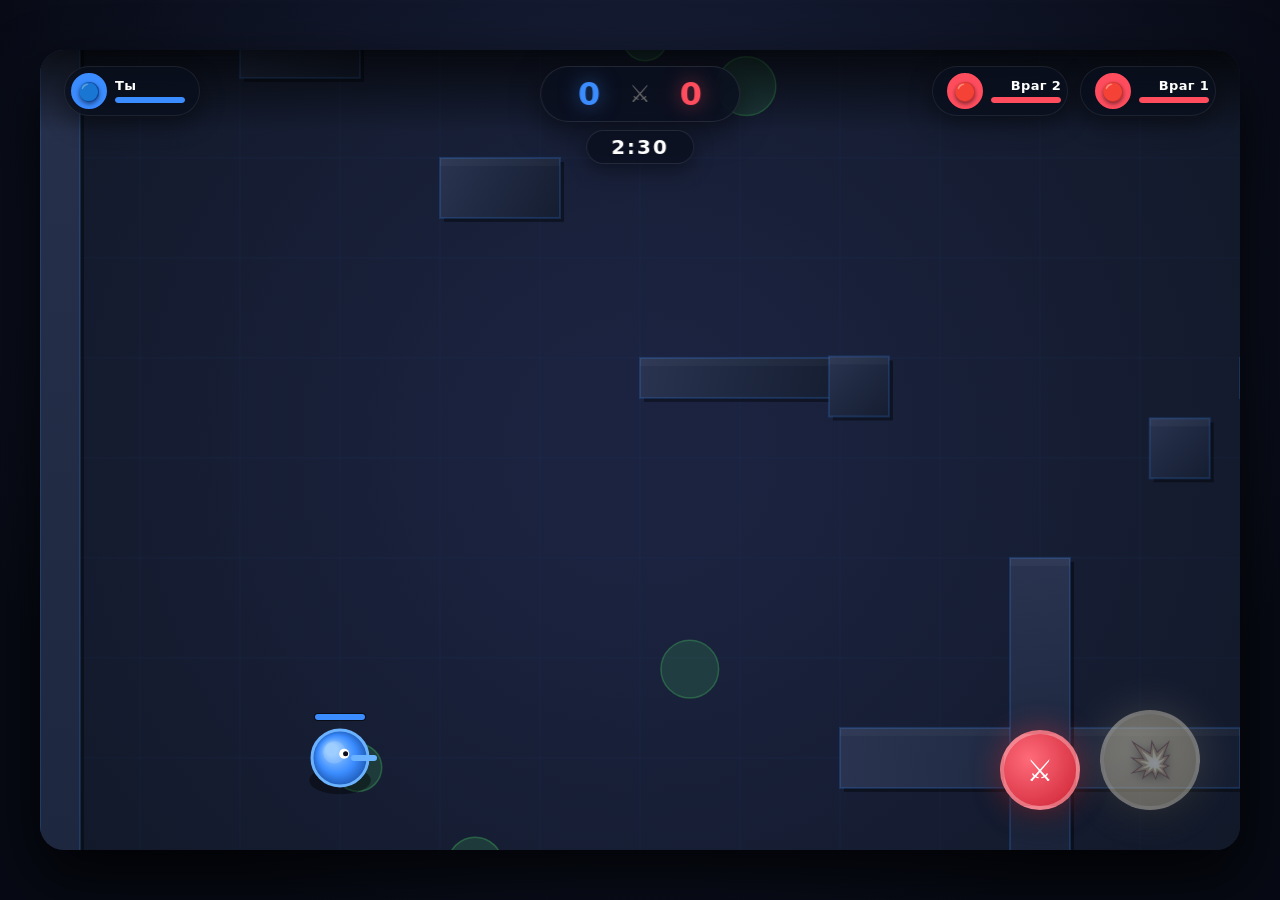
<file: таха.html>
<!DOCTYPE html>
<html lang="ru">
<head>
  <meta charset="UTF-8">
  <meta name="viewport" content="width=device-width, initial-scale=1.0, maximum-scale=1.0, user-scalable=no">
  <title>Brawl Stars клон — супер-красивый</title>
  <style>
    /* ========== ГЛОБАЛЬНЫЕ СБРОСЫ И ПЕРЕМЕННЫЕ ========== */
    * {
      margin: 0;
      padding: 0;
      box-sizing: border-box;
      user-select: none;
      -webkit-tap-highlight-color: transparent;
    }

    :root {
      --bg-dark: #0b0e1a;
      --bg-mid: #141a2b;
      --accent-gold: #f5c542;
      --accent-blue: #3b8cff;
      --accent-red: #ff4d5e;
      --accent-green: #4cd964;
      --glow-blue: 0 0 20px #3b8cff88;
      --glow-gold: 0 0 20px #f5c54288;
      --glow-red: 0 0 20px #ff4d5e88;
      --radius-lg: 24px;
      --radius-md: 16px;
      --radius-sm: 12px;
      --font-main: 'Segoe UI', 'Poppins', system-ui, sans-serif;
    }

    html, body {
      width: 100%;
      height: 100%;
      overflow: hidden;
      background: var(--bg-dark);
      font-family: var(--font-main);
      touch-action: none;
    }

    /* ========== КОНТЕЙНЕР ИГРЫ ========== */
    #game-wrapper {
      position: relative;
      width: 100vw;
      height: 100vh;
      display: flex;
      justify-content: center;
      align-items: center;
      background: radial-gradient(circle at 50% 30%, #1b2340, #070a14 80%);
      overflow: hidden;
    }

    #game-container {
      position: relative;
      width: 100%;
      height: 100%;
      max-width: 1200px;
      max-height: 800px;
      border-radius: var(--radius-lg);
      overflow: hidden;
      box-shadow: 0 25px 60px rgba(0, 0, 0, 0.8), inset 0 0 100px rgba(59, 140, 255, 0.1);
      background: #0f1424;
      display: flex;
      flex-direction: column;
    }

    /* ========== ВЕРХНЯЯ ПАНЕЛЬ (HUD) ========== */
    #hud-top {
      position: absolute;
      top: 0;
      left: 0;
      width: 100%;
      padding: 16px 24px;
      display: flex;
      justify-content: space-between;
      align-items: flex-start;
      z-index: 50;
      pointer-events: none;
      background: linear-gradient(to bottom, rgba(0,0,0,0.7), transparent);
    }

    .hud-team {
      display: flex;
      gap: 12px;
      align-items: center;
    }

    .hud-team.right {
      flex-direction: row-reverse;
    }

    .player-card {
      display: flex;
      align-items: center;
      gap: 8px;
      background: rgba(10, 15, 30, 0.75);
      backdrop-filter: blur(12px);
      border: 1px solid rgba(255, 255, 255, 0.08);
      border-radius: 40px;
      padding: 6px 14px 6px 6px;
      box-shadow: 0 8px 24px rgba(0,0,0,0.4);
      transition: all 0.25s ease;
    }

    .player-card.right {
      padding: 6px 6px 6px 14px;
      flex-direction: row-reverse;
    }

    .player-avatar {
      width: 36px;
      height: 36px;
      border-radius: 50%;
      display: flex;
      align-items: center;
      justify-content: center;
      font-size: 18px;
      font-weight: 700;
      color: #fff;
      flex-shrink: 0;
      border: 2px solid;
      text-shadow: 0 2px 4px rgba(0,0,0,0.5);
    }

    .player-info {
      display: flex;
      flex-direction: column;
      line-height: 1.1;
    }

    .player-name {
      color: #fff;
      font-size: 13px;
      font-weight: 600;
      letter-spacing: 0.3px;
    }

    .player-hp-bar {
      width: 70px;
      height: 6px;
      background: rgba(255, 255, 255, 0.15);
      border-radius: 3px;
      margin-top: 3px;
      overflow: hidden;
    }

    .player-hp-fill {
      height: 100%;
      border-radius: 3px;
      transition: width 0.3s ease;
      box-shadow: 0 0 8px currentColor;
    }

    /* ========== ТАЙМЕР И СЧЁТ ========== */
    #center-hud {
      position: absolute;
      top: 16px;
      left: 50%;
      transform: translateX(-50%);
      display: flex;
      flex-direction: column;
      align-items: center;
      z-index: 55;
      pointer-events: none;
    }

    #score-display {
      display: flex;
      align-items: center;
      gap: 20px;
      background: rgba(10, 15, 30, 0.8);
      backdrop-filter: blur(16px);
      border: 1px solid rgba(255, 255, 255, 0.1);
      border-radius: 50px;
      padding: 8px 28px;
      box-shadow: 0 10px 30px rgba(0,0,0,0.5);
    }

    .score-number {
      font-size: 32px;
      font-weight: 800;
      color: #fff;
      text-shadow: 0 0 20px currentColor;
      min-width: 40px;
      text-align: center;
    }

    .score-number.blue {
      color: #3b8cff;
      text-shadow: 0 0 20px #3b8cff88;
    }

    .score-number.red {
      color: #ff4d5e;
      text-shadow: 0 0 20px #ff4d5e88;
    }

    #timer-display {
      margin-top: 8px;
      font-size: 20px;
      font-weight: 700;
      color: #fff;
      background: rgba(10, 15, 30, 0.8);
      backdrop-filter: blur(12px);
      border: 1px solid rgba(255, 255, 255, 0.1);
      border-radius: 30px;
      padding: 4px 24px;
      box-shadow: 0 6px 20px rgba(0,0,0,0.4);
      letter-spacing: 2px;
    }

    #timer-display.warning {
      color: #ff4d5e;
      animation: pulse-timer 0.8s infinite;
    }

    @keyframes pulse-timer {
      0%, 100% { transform: scale(1); opacity: 1; }
      50% { transform: scale(1.08); opacity: 0.8; }
    }

    /* ========== ИГРОВОЕ ПОЛЕ ========== */
    #game-canvas {
      position: absolute;
      top: 0;
      left: 0;
      width: 100%;
      height: 100%;
      display: block;
      z-index: 1;
    }

    /* ========== ДЖОЙСТИК ========== */
    #joystick-zone {
      position: absolute;
      bottom: 0;
      left: 0;
      width: 50%;
      height: 45%;
      z-index: 100;
      display: flex;
      align-items: center;
      justify-content: center;
      pointer-events: auto;
    }

    #joystick-base {
      position: absolute;
      width: 140px;
      height: 140px;
      border-radius: 50%;
      background: rgba(255, 255, 255, 0.06);
      border: 2px solid rgba(255, 255, 255, 0.15);
      backdrop-filter: blur(6px);
      box-shadow: 0 0 30px rgba(59, 140, 255, 0.2), inset 0 0 30px rgba(59, 140, 255, 0.05);
      transition: opacity 0.2s ease;
      opacity: 0;
      pointer-events: none;
    }

    #joystick-knob {
      position: absolute;
      width: 60px;
      height: 60px;
      border-radius: 50%;
      background: radial-gradient(circle at 35% 35%, #6bb3ff, #3b8cff);
      border: 3px solid rgba(255, 255, 255, 0.4);
      box-shadow: 0 0 30px #3b8cffaa, 0 8px 20px rgba(0,0,0,0.5);
      transition: transform 0.05s linear;
      pointer-events: none;
      opacity: 0;
    }

    /* ========== КНОПКА СУПЕРСПОСОБНОСТИ ========== */
    #super-button {
      position: absolute;
      bottom: 40px;
      right: 40px;
      width: 100px;
      height: 100px;
      border-radius: 50%;
      z-index: 110;
      pointer-events: auto;
      cursor: pointer;
      display: flex;
      align-items: center;
      justify-content: center;
      font-size: 36px;
      color: #fff;
      background: radial-gradient(circle at 35% 35%, #f5c542, #d4a017);
      border: 4px solid rgba(255, 255, 255, 0.3);
      box-shadow: 0 0 40px #f5c54266, 0 10px 30px rgba(0,0,0,0.6);
      transition: all 0.2s ease;
      user-select: none;
      text-shadow: 0 2px 8px rgba(0,0,0,0.4);
    }

    #super-button:active {
      transform: scale(0.9);
      box-shadow: 0 0 60px #f5c542cc, 0 5px 15px rgba(0,0,0,0.6);
    }

    #super-button.ready {
      animation: super-pulse 1s infinite;
    }

    @keyframes super-pulse {
      0%, 100% { box-shadow: 0 0 40px #f5c54266, 0 10px 30px rgba(0,0,0,0.6); }
      50% { box-shadow: 0 0 70px #f5c542cc, 0 10px 30px rgba(0,0,0,0.6); }
    }

    #super-button.disabled {
      filter: grayscale(0.8);
      opacity: 0.5;
      pointer-events: none;
    }

    /* ========== КНОПКА АТАКИ ========== */
    #attack-button {
      position: absolute;
      bottom: 40px;
      right: 160px;
      width: 80px;
      height: 80px;
      border-radius: 50%;
      z-index: 110;
      pointer-events: auto;
      cursor: pointer;
      display: flex;
      align-items: center;
      justify-content: center;
      font-size: 30px;
      color: #fff;
      background: radial-gradient(circle at 35% 35%, #ff6b7a, #cc2233);
      border: 4px solid rgba(255, 255, 255, 0.3);
      box-shadow: 0 0 30px #ff4d5e66, 0 8px 25px rgba(0,0,0,0.5);
      transition: all 0.15s ease;
      user-select: none;
    }

    #attack-button:active {
      transform: scale(0.88);
      box-shadow: 0 0 50px #ff4d5ecc, 0 4px 12px rgba(0,0,0,0.5);
    }

    /* ========== ЭКРАН КОНЦА ИГРЫ ========== */
    #game-over-overlay {
      position: absolute;
      top: 0;
      left: 0;
      width: 100%;
      height: 100%;
      background: rgba(5, 8, 18, 0.92);
      backdrop-filter: blur(16px);
      z-index: 1000;
      display: flex;
      flex-direction: column;
      align-items: center;
      justify-content: center;
      opacity: 0;
      pointer-events: none;
      transition: opacity 0.5s ease;
    }

    #game-over-overlay.visible {
      opacity: 1;
      pointer-events: auto;
    }

    #game-over-title {
      font-size: 64px;
      font-weight: 900;
      color: #f5c542;
      text-shadow: 0 0 60px #f5c54288, 0 0 120px #f5c54244;
      margin-bottom: 12px;
      letter-spacing: 4px;
      animation: title-in 0.8s ease;
    }

    @keyframes title-in {
      from { transform: scale(2); opacity: 0; }
      to { transform: scale(1); opacity: 1; }
    }

    #game-over-subtitle {
      font-size: 22px;
      color: #aab4d4;
      margin-bottom: 40px;
      letter-spacing: 2px;
    }

    #restart-button {
      padding: 18px 56px;
      font-size: 22px;
      font-weight: 700;
      color: #0b0e1a;
      background: linear-gradient(135deg, #f5c542, #f5a623);
      border: none;
      border-radius: 50px;
      cursor: pointer;
      box-shadow: 0 0 40px #f5c54266, 0 10px 30px rgba(0,0,0,0.5);
      transition: all 0.25s ease;
      letter-spacing: 2px;
      text-transform: uppercase;
    }

    #restart-button:hover {
      transform: scale(1.05);
      box-shadow: 0 0 60px #f5c542cc, 0 12px 35px rgba(0,0,0,0.6);
    }

    #restart-button:active {
      transform: scale(0.97);
    }

    /* ========== УВЕДОМЛЕНИЯ О УБИЙСТВАХ ========== */
    #kill-feed {
      position: absolute;
      top: 100px;
      right: 24px;
      z-index: 60;
      display: flex;
      flex-direction: column;
      gap: 8px;
      pointer-events: none;
    }

    .kill-feed-item {
      background: rgba(10, 15, 30, 0.8);
      backdrop-filter: blur(12px);
      border: 1px solid rgba(255, 255, 255, 0.08);
      border-radius: var(--radius-sm);
      padding: 8px 16px;
      color: #fff;
      font-size: 14px;
      font-weight: 600;
      box-shadow: 0 8px 24px rgba(0,0,0,0.5);
      animation: feed-slide-in 0.4s ease, feed-fade-out 0.4s ease 2.6s forwards;
      display: flex;
      align-items: center;
      gap: 8px;
    }

    .kill-feed-item .killer { color: #3b8cff; }
    .kill-feed-item .victim { color: #ff4d5e; }
    .kill-feed-item .icon { font-size: 18px; }

    @keyframes feed-slide-in {
      from { transform: translateX(120%); opacity: 0; }
      to { transform: translateX(0); opacity: 1; }
    }

    @keyframes feed-fade-out {
      to { opacity: 0; transform: translateX(120%); }
    }

    /* ========== ЭФФЕКТЫ ПОЯВЛЕНИЯ ========== */
    .damage-flash {
      position: absolute;
      top: 0;
      left: 0;
      width: 100%;
      height: 100%;
      background: radial-gradient(circle at 50% 50%, transparent 40%, rgba(255, 50, 50, 0.3) 100%);
      pointer-events: none;
      z-index: 200;
      animation: damage-flash-anim 0.3s ease forwards;
    }

    @keyframes damage-flash-anim {
      from { opacity: 1; }
      to { opacity: 0; }
    }

    /* ========== ИНДИКАТОР ПЕРЕЗАРЯДКИ ========== */
    .cooldown-overlay {
      position: absolute;
      bottom: 40px;
      right: 160px;
      width: 80px;
      height: 80px;
      border-radius: 50%;
      background: conic-gradient(rgba(0,0,0,0.7) var(--cooldown, 0%), transparent var(--cooldown, 0%));
      pointer-events: none;
      z-index: 111;
      transition: --cooldown 0.1s linear;
    }

    /* ========== АДАПТИВНОСТЬ ========== */
    @media (max-width: 768px) {
      #hud-top { padding: 10px 14px; }
      .player-card { padding: 4px 10px 4px 4px; border-radius: 30px; }
      .player-card.right { padding: 4px 4px 4px 10px; }
      .player-avatar { width: 30px; height: 30px; font-size: 14px; }
      .player-name { font-size: 11px; }
      .player-hp-bar { width: 55px; height: 5px; }
      #score-display { padding: 6px 18px; gap: 14px; }
      .score-number { font-size: 24px; min-width: 30px; }
      #timer-display { font-size: 16px; padding: 3px 18px; }
      #super-button { width: 80px; height: 80px; font-size: 28px; bottom: 30px; right: 30px; }
      #attack-button { width: 65px; height: 65px; font-size: 24px; bottom: 30px; right: 125px; }
      .cooldown-overlay { width: 65px; height: 65px; bottom: 30px; right: 125px; }
      #joystick-base { width: 110px; height: 110px; }
      #joystick-knob { width: 48px; height: 48px; }
      #game-over-title { font-size: 40px; }
      #game-over-subtitle { font-size: 16px; }
      #restart-button { padding: 14px 40px; font-size: 18px; }
    }

    @media (max-width: 480px) {
      #super-button { width: 68px; height: 68px; font-size: 24px; bottom: 25px; right: 25px; }
      #attack-button { width: 55px; height: 55px; font-size: 20px; bottom: 25px; right: 105px; }
      .cooldown-overlay { width: 55px; height: 55px; bottom: 25px; right: 105px; }
      #joystick-base { width: 95px; height: 95px; }
      #joystick-knob { width: 42px; height: 42px; }
      .player-name { font-size: 10px; }
      .player-hp-bar { width: 45px; }
    }

    /* ========== СКРОЛЛБАР (скрыт) ========== */
    ::-webkit-scrollbar { display: none; }
  </style>
</head>
<body>
  <div id="game-wrapper">
    <div id="game-container">
      <canvas id="game-canvas"></canvas>

      <!-- HUD ВЕРХНИЙ -->
      <div id="hud-top">
        <div class="hud-team" id="team-blue">
          <div class="player-card">
            <div class="player-avatar" style="background:#3b8cff; border-color:#3b8cff;">🔵</div>
            <div class="player-info">
              <span class="player-name">Ты</span>
              <div class="player-hp-bar">
                <div class="player-hp-fill" style="width:100%; background:#3b8cff;"></div>
              </div>
            </div>
          </div>
        </div>
        <div class="hud-team right" id="team-red">
          <div class="player-card right">
            <div class="player-info" style="align-items:flex-end;">
              <span class="player-name">Враг 1</span>
              <div class="player-hp-bar">
                <div class="player-hp-fill" style="width:100%; background:#ff4d5e;"></div>
              </div>
            </div>
            <div class="player-avatar" style="background:#ff4d5e; border-color:#ff4d5e;">🔴</div>
          </div>
          <div class="player-card right">
            <div class="player-info" style="align-items:flex-end;">
              <span class="player-name">Враг 2</span>
              <div class="player-hp-bar">
                <div class="player-hp-fill" style="width:100%; background:#ff4d5e;"></div>
              </div>
            </div>
            <div class="player-avatar" style="background:#ff4d5e; border-color:#ff4d5e;">🔴</div>
          </div>
        </div>
      </div>

      <!-- ЦЕНТР HUD -->
      <div id="center-hud">
        <div id="score-display">
          <span class="score-number blue" id="score-blue">0</span>
          <span style="color:#666; font-size:24px;">⚔️</span>
          <span class="score-number red" id="score-red">0</span>
        </div>
        <div id="timer-display">2:30</div>
      </div>

      <!-- УВЕДОМЛЕНИЯ -->
      <div id="kill-feed"></div>

      <!-- ДЖОЙСТИК -->
      <div id="joystick-zone">
        <div id="joystick-base"></div>
        <div id="joystick-knob"></div>
      </div>

      <!-- КНОПКИ -->
      <div id="attack-button">⚔️</div>
      <div class="cooldown-overlay" id="attack-cooldown"></div>
      <div id="super-button" class="disabled">💥</div>

      <!-- ЭКРАН КОНЦА ИГРЫ -->
      <div id="game-over-overlay">
        <div id="game-over-title">ПОБЕДА</div>
        <div id="game-over-subtitle">Синяя команда доминирует</div>
        <button id="restart-button">Играть снова</button>
      </div>
    </div>
  </div>

  <script>
    // ============================================================
    // 1. КОНФИГУРАЦИЯ И КОНСТАНТЫ
    // ============================================================
    const CONFIG = {
      MAP_WIDTH: 2000,
      MAP_HEIGHT: 2000,
      TILE_SIZE: 100,
      PLAYER_RADIUS: 28,
      PLAYER_SPEED: 5.2,
      PROJECTILE_SPEED: 11,
      PROJECTILE_RADIUS: 10,
      PROJECTILE_DAMAGE: 22,
      PROJECTILE_LIFETIME: 55,
      ATTACK_COOLDOWN: 28,
      SUPER_COOLDOWN: 240,
      SUPER_DAMAGE: 60,
      SUPER_RADIUS: 160,
      MAX_HP: 120,
      ENEMY_COUNT: 2,
      ENEMY_SPEED: 3.6,
      ENEMY_ATTACK_COOLDOWN: 55,
      ENEMY_PROJECTILE_DAMAGE: 16,
      ENEMY_DETECTION_RANGE: 600,
      RESPAWN_TIME: 180,
      MATCH_DURATION: 150,
      KILL_SCORE: 1,
    };

    // ============================================================
    // 2. СОСТОЯНИЕ ИГРЫ
    // ============================================================
    const state = {
      running: true,
      paused: false,
      gameOver: false,
      winner: null,
      timer: CONFIG.MATCH_DURATION,
      scoreBlue: 0,
      scoreRed: 0,
      frame: 0,
      entities: [],
      projectiles: [],
      particles: [],
      damageNumbers: [],
      walls: [],
      obstacles: [],
      camera: { x: 0, y: 0, targetX: 0, targetY: 0 },
      input: {
        joystickActive: false,
        joystickAngle: 0,
        joystickIntensity: 0,
        attackPressed: false,
        superPressed: false,
        touchStart: { x: 0, y: 0 },
        keys: {},
      },
      player: null,
      enemies: [],
      effects: [],
    };

    // ============================================================
    // 3. УТИЛИТЫ
    // ============================================================
    const Utils = {
      dist(x1, y1, x2, y2) {
        const dx = x2 - x1, dy = y2 - y1;
        return Math.sqrt(dx * dx + dy * dy);
      },
      angle(x1, y1, x2, y2) {
        return Math.atan2(y2 - y1, x2 - x1);
      },
      clamp(v, min, max) {
        return Math.max(min, Math.min(max, v));
      },
      lerp(a, b, t) {
        return a + (b - a) * t;
      },
      rand(min, max) {
        return Math.random() * (max - min) + min;
      },
      randInt(min, max) {
        return Math.floor(Math.random() * (max - min + 1)) + min;
      },
      circleCollision(x1, y1, r1, x2, y2, r2) {
        return Utils.dist(x1, y1, x2, y2) < r1 + r2;
      },
      pointInRect(px, py, rx, ry, rw, rh) {
        return px > rx && px < rx + rw && py > ry && py < ry + rh;
      },
      circleRectCollision(cx, cy, cr, rx, ry, rw, rh) {
        const closestX = Utils.clamp(cx, rx, rx + rw);
        const closestY = Utils.clamp(cy, ry, ry + rh);
        return Utils.dist(cx, cy, closestX, closestY) < cr;
      },
      formatTime(seconds) {
        const m = Math.floor(seconds / 60);
        const s = Math.floor(seconds % 60);
        return `${m}:${s.toString().padStart(2, '0')}`;
      },
    };

    // ============================================================
    // 4. КЛАСС ИГРОКА
    // ============================================================
    class Player {
      constructor(x, y, team, isBot = false) {
        this.x = x;
        this.y = y;
        this.team = team;
        this.isBot = isBot;
        this.radius = CONFIG.PLAYER_RADIUS;
        this.hp = CONFIG.MAX_HP;
        this.maxHp = CONFIG.MAX_HP;
        this.speed = isBot ? CONFIG.ENEMY_SPEED : CONFIG.PLAYER_SPEED;
        this.alive = true;
        this.respawnTimer = 0;
        this.attackCooldown = 0;
        this.superCooldown = 0;
        this.superReady = false;
        this.kills = 0;
        this.deaths = 0;
        this.angle = 0;
        this.targetAngle = 0;
        this.moving = false;
        this.hitFlash = 0;
        this.spawnX = x;
        this.spawnY = y;
        this.name = isBot ? `Враг ${Math.random() > 0.5 ? '1' : '2'}` : 'Ты';
      }

      update(dt, input) {
        if (!this.alive) {
          this.respawnTimer -= dt;
          if (this.respawnTimer <= 0) {
            this.respawn();
          }
          return;
        }

        // Движение
        let moveX = 0, moveY = 0;

        if (!this.isBot) {
          // Управление игрока
          if (input.joystickActive) {
            moveX = Math.cos(input.joystickAngle) * input.joystickIntensity;
            moveY = Math.sin(input.joystickAngle) * input.joystickIntensity;
          }
          if (input.keys['w'] || input.keys['arrowup']) moveY -= 1;
          if (input.keys['s'] || input.keys['arrowdown']) moveY += 1;
          if (input.keys['a'] || input.keys['arrowleft']) moveX -= 1;
          if (input.keys['d'] || input.keys['arrowright']) moveX += 1;
        } else {
          // ИИ бота
          const target = this.findTarget();
          if (target) {
            const dist = Utils.dist(this.x, this.y, target.x, target.y);
            const angle = Utils.angle(this.x, this.y, target.x, target.y);
            this.targetAngle = angle;
            if (dist > 280) {
              moveX = Math.cos(angle);
              moveY = Math.sin(angle);
            } else if (dist < 180) {
              moveX = -Math.cos(angle) * 0.5;
              moveY = -Math.sin(angle) * 0.5;
            } else {
              // Стрейф
              moveX = Math.cos(angle + Math.PI / 2) * 0.6;
              moveY = Math.sin(angle + Math.PI / 2) * 0.6;
            }

            // Атака
            if (dist < CONFIG.ENEMY_DETECTION_RANGE && this.attackCooldown <= 0) {
              this.shoot(angle);
              this.attackCooldown = CONFIG.ENEMY_ATTACK_COOLDOWN;
            }
          }
        }

        // Нормализация
        const mag = Math.sqrt(moveX * moveX + moveY * moveY);
        if (mag > 0) {
          moveX /= mag;
          moveY /= mag;
          this.moving = true;
          if (!this.isBot) {
            this.targetAngle = Math.atan2(moveY, moveX);
          }
        } else {
          this.moving = false;
        }

        // Применение движения с коллизиями
        const newX = this.x + moveX * this.speed * dt;
        const newY = this.y + moveY * this.speed * dt;
        this.tryMove(newX, newY);

        // Плавный поворот
        if (!this.isBot && this.moving) {
          let diff = this.targetAngle - this.angle;
          while (diff > Math.PI) diff -= Math.PI * 2;
          while (diff < -Math.PI) diff += Math.PI * 2;
          this.angle += diff * 0.2 * dt;
        } else if (this.isBot) {
          let diff = this.targetAngle - this.angle;
          while (diff > Math.PI) diff -= Math.PI * 2;
          while (diff < -Math.PI) diff += Math.PI * 2;
          this.angle += diff * 0.15 * dt;
        }

        // Кулдауны
        if (this.attackCooldown > 0) this.attackCooldown -= dt;
        if (this.superCooldown > 0) {
          this.superCooldown -= dt;
          if (this.superCooldown <= 0) {
            this.superReady = true;
          }
        }
        if (this.hitFlash > 0) this.hitFlash -= dt;

        // Границы карты
        this.x = Utils.clamp(this.x, this.radius, CONFIG.MAP_WIDTH - this.radius);
        this.y = Utils.clamp(this.y, this.radius, CONFIG.MAP_HEIGHT - this.radius);
      }

      tryMove(newX, newY) {
        // Проверка стен
        let canMoveX = true, canMoveY = true;

        for (const wall of state.walls) {
          if (Utils.circleRectCollision(newX, this.y, this.radius, wall.x, wall.y, wall.w, wall.h)) {
            canMoveX = false;
          }
          if (Utils.circleRectCollision(this.x, newY, this.radius, wall.x, wall.y, wall.w, wall.h)) {
            canMoveY = false;
          }
        }

        if (canMoveX) this.x = newX;
        if (canMoveY) this.y = newY;
      }

      findTarget() {
        // Ищем ближайшего врага
        let closest = null;
        let closestDist = Infinity;

        for (const entity of state.entities) {
          if (entity === this || entity.team === this.team || !entity.alive) continue;
          const dist = Utils.dist(this.x, this.y, entity.x, entity.y);
          if (dist < closestDist) {
            closestDist = dist;
            closest = entity;
          }
        }
        return closest;
      }

      shoot(angle) {
        if (!this.alive) return;
        const proj = new Projectile(
          this.x + Math.cos(angle) * (this.radius + 8),
          this.y + Math.sin(angle) * (this.radius + 8),
          angle,
          this.isBot ? CONFIG.ENEMY_PROJECTILE_DAMAGE : CONFIG.PROJECTILE_DAMAGE,
          this.team,
          this
        );
        state.projectiles.push(proj);

        // Частицы выстрела
        for (let i = 0; i < 6; i++) {
          state.particles.push(new Particle(
            this.x + Math.cos(angle) * this.radius,
            this.y + Math.sin(angle) * this.radius,
            Utils.rand(-2, 2) + Math.cos(angle) * 3,
            Utils.rand(-2, 2) + Math.sin(angle) * 3,
            this.team === 'blue' ? '#3b8cff' : '#ff4d5e',
            Utils.rand(4, 8),
            Utils.rand(10, 20)
          ));
        }
      }

      useSuper() {
        if (!this.superReady || !this.alive) return;
        this.superReady = false;
        this.superCooldown = CONFIG.SUPER_COOLDOWN;

        // Взрыв вокруг игрока
        const superRadius = CONFIG.SUPER_RADIUS;

        for (const entity of state.entities) {
          if (entity === this || entity.team === this.team || !entity.alive) continue;
          const dist = Utils.dist(this.x, this.y, entity.x, entity.y);
          if (dist < superRadius) {
            entity.takeDamage(CONFIG.SUPER_DAMAGE, this);
          }
        }

        // Визуальный эффект
        state.effects.push({
          type: 'superExplosion',
          x: this.x,
          y: this.y,
          radius: 0,
          maxRadius: superRadius,
          alpha: 1,
          life: 30,
          maxLife: 30,
        });

        // Частицы
        for (let i = 0; i < 40; i++) {
          const a = Utils.rand(0, Math.PI * 2);
          const spd = Utils.rand(3, 10);
          state.particles.push(new Particle(
            this.x, this.y,
            Math.cos(a) * spd,
            Math.sin(a) * spd,
            '#f5c542',
            Utils.rand(6, 14),
            Utils.rand(20, 40)
          ));
        }
      }

      takeDamage(amount, source) {
        if (!this.alive || this.hitFlash > 0.1) return;
        this.hp -= amount;
        this.hitFlash = 0.2;

        // Частицы урона
        for (let i = 0; i < 8; i++) {
          const a = Utils.rand(0, Math.PI * 2);
          state.particles.push(new Particle(
            this.x, this.y,
            Math.cos(a) * Utils.rand(2, 5),
            Math.sin(a) * Utils.rand(2, 5),
            '#ff4d5e',
            Utils.rand(4, 8),
            Utils.rand(15, 25)
          ));
        }

        // Цифра урона
        state.damageNumbers.push({
          x: this.x,
          y: this.y - 20,
          value: Math.round(amount),
          life: 40,
          maxLife: 40,
          color: source && source.team === 'blue' ? '#3b8cff' : '#ff4d5e',
        });

        if (this.hp <= 0) {
          this.die(source);
        }
      }

      die(killer) {
        this.alive = false;
        this.hp = 0;
        this.deaths++;
        this.respawnTimer = CONFIG.RESPAWN_TIME;

        if (killer) {
          killer.kills++;
          if (killer.team === 'blue') {
            state.scoreBlue += CONFIG.KILL_SCORE;
          } else {
            state.scoreRed += CONFIG.KILL_SCORE;
          }
          // Уведомление
          addKillFeed(killer.name || 'Игрок', this.name || 'Враг');
        }

        // Эффект смерти
        for (let i = 0; i < 25; i++) {
          const a = Utils.rand(0, Math.PI * 2);
          const spd = Utils.rand(2, 8);
          state.particles.push(new Particle(
            this.x, this.y,
            Math.cos(a) * spd,
            Math.sin(a) * spd,
            this.team === 'blue' ? '#3b8cff' : '#ff4d5e',
            Utils.rand(6, 12),
            Utils.rand(25, 50)
          ));
        }

        state.effects.push({
          type: 'deathExplosion',
          x: this.x,
          y: this.y,
          radius: 0,
          maxRadius: 80,
          alpha: 1,
          life: 25,
          maxLife: 25,
        });
      }

      respawn() {
        this.alive = true;
        this.hp = this.maxHp;
        this.x = this.spawnX;
        this.y = this.spawnY;
        this.hitFlash = 0;
        this.attackCooldown = 0;

        // Эффект респавна
        for (let i = 0; i < 15; i++) {
          const a = Utils.rand(0, Math.PI * 2);
          state.particles.push(new Particle(
            this.x, this.y,
            Math.cos(a) * Utils.rand(1, 4),
            Math.sin(a) * Utils.rand(1, 4),
            '#ffffff',
            Utils.rand(3, 7),
            Utils.rand(20, 40)
          ));
        }
      }
    }

    // ============================================================
    // 5. КЛАСС СНАРЯДА
    // ============================================================
    class Projectile {
      constructor(x, y, angle, damage, team, owner) {
        this.x = x;
        this.y = y;
        this.startX = x;
        this.startY = y;
        this.vx = Math.cos(angle) * CONFIG.PROJECTILE_SPEED;
        this.vy = Math.sin(angle) * CONFIG.PROJECTILE_SPEED;
        this.radius = CONFIG.PROJECTILE_RADIUS;
        this.damage = damage;
        this.team = team;
        this.owner = owner;
        this.life = CONFIG.PROJECTILE_LIFETIME;
        this.alive = true;
        this.angle = angle;
        this.trail = [];
      }

      update() {
        if (!this.alive) return;
        this.x += this.vx;
        this.y += this.vy;
        this.life--;

        // Трейл
        this.trail.push({ x: this.x, y: this.y, life: 8 });
        if (this.trail.length > 8) this.trail.shift();

        // Границы
        if (this.x < 0 || this.x > CONFIG.MAP_WIDTH || this.y < 0 || this.y > CONFIG.MAP_HEIGHT) {
          this.alive = false;
          return;
        }

        if (this.life <= 0) {
          this.alive = false;
          return;
        }

        // Коллизии со стенами
        for (const wall of state.walls) {
          if (Utils.circleRectCollision(this.x, this.y, this.radius, wall.x, wall.y, wall.w, wall.h)) {
            this.alive = false;
            this.explode();
            return;
          }
        }

        // Коллизии с сущностями
        for (const entity of state.entities) {
          if (!entity.alive || entity === this.owner || entity.team === this.team) continue;
          if (Utils.circleCollision(this.x, this.y, this.radius, entity.x, entity.y, entity.radius)) {
            entity.takeDamage(this.damage, this.owner);
            this.alive = false;
            this.explode();
            return;
          }
        }
      }

      explode() {
        for (let i = 0; i < 8; i++) {
          const a = Utils.rand(0, Math.PI * 2);
          state.particles.push(new Particle(
            this.x, this.y,
            Math.cos(a) * Utils.rand(1, 4),
            Math.sin(a) * Utils.rand(1, 4),
            this.team === 'blue' ? '#3b8cff' : '#ff4d5e',
            Utils.rand(3, 6),
            Utils.rand(10, 20)
          ));
        }
      }
    }

    // ============================================================
    // 6. ЧАСТИЦЫ
    // ============================================================
    class Particle {
      constructor(x, y, vx, vy, color, size, life) {
        this.x = x;
        this.y = y;
        this.vx = vx;
        this.vy = vy;
        this.color = color;
        this.size = size;
        this.life = life;
        this.maxLife = life;
        this.alive = true;
      }

      update() {
        if (!this.alive) return;
        this.x += this.vx;
        this.y += this.vy;
        this.vx *= 0.97;
        this.vy *= 0.97;
        this.life--;
        if (this.life <= 0) this.alive = false;
      }
    }

    // ============================================================
    // 7. ГЕНЕРАЦИЯ КАРТЫ
    // ============================================================
    function generateMap() {
      state.walls = [];

      const W = CONFIG.MAP_WIDTH;
      const H = CONFIG.MAP_HEIGHT;
      const T = 120;

      // Внешние стены
      state.walls.push({ x: 0, y: 0, w: W, h: 40 });
      state.walls.push({ x: 0, y: H - 40, w: W, h: 40 });
      state.walls.push({ x: 0, y: 0, w: 40, h: H });
      state.walls.push({ x: W - 40, y: 0, w: 40, h: H });

      // Симметричные препятствия
      const centerX = W / 2;
      const centerY = H / 2;

      // Центральный крест
      state.walls.push({ x: centerX - 200, y: centerY - 30, w: 400, h: 60 });
      state.walls.push({ x: centerX - 30, y: centerY - 200, w: 60, h: 400 });

      // Угловые блоки
      state.walls.push({ x: 200, y: 200, w: T, h: T });
      state.walls.push({ x: W - 200 - T, y: 200, w: T, h: T });
      state.walls.push({ x: 200, y: H - 200 - T, w: T, h: T });
      state.walls.push({ x: W - 200 - T, y: H - 200 - T, w: T, h: T });

      // Боковые стены
      state.walls.push({ x: 400, y: 400, w: T, h: 60 });
      state.walls.push({ x: W - 400 - T, y: 400, w: T, h: 60 });
      state.walls.push({ x: 400, y: H - 400 - 60, w: T, h: 60 });
      state.walls.push({ x: W - 400 - T, y: H - 400 - 60, w: T, h: 60 });

      // Диагональные барьеры
      state.walls.push({ x: 600, y: 600, w: 200, h: 40 });
      state.walls.push({ x: W - 800, y: 600, w: 200, h: 40 });
      state.walls.push({ x: 600, y: H - 640, w: 200, h: 40 });
      state.walls.push({ x: W - 800, y: H - 640, w: 200, h: 40 });

      // Случайные блоки для интереса
      for (let i = 0; i < 8; i++) {
        const x = Utils.rand(300, W - 300);
        const y = Utils.rand(300, H - 300);
        // Не ставим слишком близко к центру
        if (Utils.dist(x, y, centerX, centerY) < 350) continue;
        state.walls.push({ x: x, y: y, w: 60, h: 60 });
      }

      // Кусты (просто декорации)
      state.obstacles = [];
      for (let i = 0; i < 20; i++) {
        state.obstacles.push({
          x: Utils.rand(100, W - 100),
          y: Utils.rand(100, H - 100),
          r: Utils.rand(15, 30),
          type: 'bush',
        });
      }
    }

    // ============================================================
    // 8. СОЗДАНИЕ СУЩНОСТЕЙ
    // ============================================================
    function createEntities() {
      state.entities = [];
      state.player = null;
      state.enemies = [];

      // Игрок (синяя команда, слева)
      const player = new Player(300, CONFIG.MAP_HEIGHT / 2, 'blue', false);
      player.name = 'Ты';
      state.player = player;
      state.entities.push(player);

      // Враги (красная команда, справа)
      for (let i = 0; i < CONFIG.ENEMY_COUNT; i++) {
        const y = CONFIG.MAP_HEIGHT / 2 + (i === 0 ? -200 : 200);
        const enemy = new Player(CONFIG.MAP_WIDTH - 300, y, 'red', true);
        enemy.name = `Враг ${i + 1}`;
        state.enemies.push(enemy);
        state.entities.push(enemy);
      }
    }

    // ============================================================
    // 9. УВЕДОМЛЕНИЯ
    // ============================================================
    function addKillFeed(killerName, victimName) {
      const feed = document.getElementById('kill-feed');
      const item = document.createElement('div');
      item.className = 'kill-feed-item';
      item.innerHTML = `
        <span class="icon">⚔️</span>
        <span class="killer">${killerName}</span>
        <span style="color:#666;">убил</span>
        <span class="victim">${victimName}</span>
      `;
      feed.appendChild(item);
      setTimeout(() => {
        if (item.parentNode) item.remove();
      }, 3200);
    }

    // ============================================================
    // 10. ОБНОВЛЕНИЕ ИГРЫ
    // ============================================================
    function updateGame(dt) {
      if (!state.running || state.gameOver) return;

      state.frame++;

      // Таймер
      if (state.frame % 60 === 0) {
        state.timer--;
        if (state.timer <= 0) {
          state.timer = 0;
          endGame();
        }
        updateTimerDisplay();
      }

      // Обновление игрока
      if (state.player) {
        state.player.update(dt, state.input);
      }

      // Обновление врагов
      for (const enemy of state.enemies) {
        enemy.update(dt, state.input);
      }

      // Обновление снарядов
      for (let i = state.projectiles.length - 1; i >= 0; i--) {
        const proj = state.projectiles[i];
        proj.update();
        if (!proj.alive) {
          state.projectiles.splice(i, 1);
        }
      }

      // Обновление частиц
      for (let i = state.particles.length - 1; i >= 0; i--) {
        const p = state.particles[i];
        p.update();
        if (!p.alive) {
          state.particles.splice(i, 1);
        }
      }

      // Обновление цифр урона
      for (let i = state.damageNumbers.length - 1; i >= 0; i--) {
        const dn = state.damageNumbers[i];
        dn.life--;
        dn.y -= 1.2;
        if (dn.life <= 0) {
          state.damageNumbers.splice(i, 1);
        }
      }

      // Обновление эффектов
      for (let i = state.effects.length - 1; i >= 0; i--) {
        const ef = state.effects[i];
        ef.life--;
        if (ef.type === 'superExplosion') {
          ef.radius = Utils.lerp(ef.radius, ef.maxRadius, 0.12);
          ef.alpha = ef.life / ef.maxLife;
        } else if (ef.type === 'deathExplosion') {
          ef.radius = Utils.lerp(ef.radius, ef.maxRadius, 0.15);
          ef.alpha = ef.life / ef.maxLife;
        }
        if (ef.life <= 0) {
          state.effects.splice(i, 1);
        }
      }

      // Проверка конца игры
      if (state.scoreBlue >= 10 || state.scoreRed >= 10) {
        endGame();
      }

      // Обновление камеры
      updateCamera();

      // Обновление UI
      updateUI();
    }

    // ============================================================
    // 11. ОБНОВЛЕНИЕ КАМЕРЫ
    // ============================================================
    function updateCamera() {
      if (!state.player) return;
      const targetX = state.player.x - canvas.width / 2;
      const targetY = state.player.y - canvas.height / 2;
      state.camera.x = Utils.lerp(state.camera.x, targetX, 0.08);
      state.camera.y = Utils.lerp(state.camera.y, targetY, 0.08);

      // Границы камеры
      state.camera.x = Utils.clamp(state.camera.x, 0, CONFIG.MAP_WIDTH - canvas.width);
      state.camera.y = Utils.clamp(state.camera.y, 0, CONFIG.MAP_HEIGHT - canvas.height);
    }

    // ============================================================
    // 12. ОБНОВЛЕНИЕ UI
    // ============================================================
    function updateUI() {
      // Очки
      document.getElementById('score-blue').textContent = state.scoreBlue;
      document.getElementById('score-red').textContent = state.scoreRed;

      // HP полоски
      const blueHpBar = document.querySelector('#team-blue .player-hp-fill');
      if (blueHpBar && state.player) {
        blueHpBar.style.width = `${(state.player.hp / state.player.maxHp) * 100}%`;
        blueHpBar.style.background = state.player.hp > 50 ? '#3b8cff' : state.player.hp > 25 ? '#f5c542' : '#ff4d5e';
      }

      // HP врагов
      const redCards = document.querySelectorAll('#team-red .player-card');
      state.enemies.forEach((enemy, i) => {
        if (redCards[i]) {
          const fill = redCards[i].querySelector('.player-hp-fill');
          if (fill) {
            fill.style.width = `${(enemy.hp / enemy.maxHp) * 100}%`;
            fill.style.background = enemy.hp > 50 ? '#ff4d5e' : enemy.hp > 25 ? '#f5c542' : '#ff4d5e';
          }
        }
      });

      // Кнопка супер
      const superBtn = document.getElementById('super-button');
      if (state.player) {
        if (state.player.superReady) {
          superBtn.classList.remove('disabled');
          superBtn.classList.add('ready');
        } else {
          superBtn.classList.add('disabled');
          superBtn.classList.remove('ready');
        }
      }

      // Кулдаун атаки
      const cooldownOverlay = document.getElementById('attack-cooldown');
      if (state.player && state.player.attackCooldown > 0) {
        const percent = (state.player.attackCooldown / CONFIG.ATTACK_COOLDOWN) * 100;
        cooldownOverlay.style.setProperty('--cooldown', `${percent}%`);
      } else {
        cooldownOverlay.style.setProperty('--cooldown', '0%');
      }
    }

    // ============================================================
    // 13. ТАЙМЕР
    // ============================================================
    function updateTimerDisplay() {
      const timerEl = document.getElementById('timer-display');
      timerEl.textContent = Utils.formatTime(state.timer);
      if (state.timer <= 30) {
        timerEl.classList.add('warning');
      } else {
        timerEl.classList.remove('warning');
      }
    }

    // ============================================================
    // 14. КОНЕЦ ИГРЫ
    // ============================================================
    function endGame() {
      state.gameOver = true;
      state.running = false;
      state.winner = state.scoreBlue > state.scoreRed ? 'blue' : state.scoreRed > state.scoreBlue ? 'red' : 'draw';

      const overlay = document.getElementById('game-over-overlay');
      const title = document.getElementById('game-over-title');
      const subtitle = document.getElementById('game-over-subtitle');

      if (state.winner === 'blue') {
        title.textContent = 'ПОБЕДА';
        title.style.color = '#3b8cff';
        title.style.textShadow = '0 0 60px #3b8cff88, 0 0 120px #3b8cff44';
        subtitle.textContent = 'Синяя команда доминирует!';
      } else if (state.winner === 'red') {
        title.textContent = 'ПОРАЖЕНИЕ';
        title.style.color = '#ff4d5e';
        title.style.textShadow = '0 0 60px #ff4d5e88, 0 0 120px #ff4d5e44';
        subtitle.textContent = 'Красная команда победила...';
      } else {
        title.textContent = 'НИЧЬЯ';
        title.style.color = '#f5c542';
        title.style.textShadow = '0 0 60px #f5c54288, 0 0 120px #f5c54244';
        subtitle.textContent = 'Равная битва!';
      }

      overlay.classList.add('visible');
    }

    // ============================================================
    // 15. ПЕРЕЗАПУСК
    // ============================================================
    function restartGame() {
      // Сброс состояния
      state.running = true;
      state.paused = false;
      state.gameOver = false;
      state.winner = null;
      state.timer = CONFIG.MATCH_DURATION;
      state.scoreBlue = 0;
      state.scoreRed = 0;
      state.frame = 0;
      state.projectiles = [];
      state.particles = [];
      state.damageNumbers = [];
      state.effects = [];
      state.camera = { x: 0, y: 0, targetX: 0, targetY: 0 };

      // Сброс UI
      document.getElementById('game-over-overlay').classList.remove('visible');
      document.getElementById('kill-feed').innerHTML = '';
      document.getElementById('timer-display').classList.remove('warning');
      updateTimerDisplay();

      // Создание сущностей
      createEntities();
      generateMap();

      // Сброс джойстика
      state.input.joystickActive = false;
      state.input.joystickAngle = 0;
      state.input.joystickIntensity = 0;
      state.input.attackPressed = false;
      state.input.superPressed = false;

      const base = document.getElementById('joystick-base');
      const knob = document.getElementById('joystick-knob');
      base.style.opacity = '0';
      knob.style.opacity = '0';
      knob.style.transform = 'translate(0px, 0px)';
    }

    // ============================================================
    // 16. РЕНДЕРИНГ
    // ============================================================
    const canvas = document.getElementById('game-canvas');
    const ctx = canvas.getContext('2d');

    function resizeCanvas() {
      const container = document.getElementById('game-container');
      canvas.width = container.clientWidth;
      canvas.height = container.clientHeight;
    }

    window.addEventListener('resize', () => {
      resizeCanvas();
    });

    function render() {
      const w = canvas.width;
      const h = canvas.height;

      // Очистка
      ctx.clearRect(0, 0, w, h);

      // Фон
      const gradient = ctx.createRadialGradient(w / 2, h / 2, 100, w / 2, h / 2, w);
      gradient.addColorStop(0, '#1b2340');
      gradient.addColorStop(0.6, '#111827');
      gradient.addColorStop(1, '#070a14');
      ctx.fillStyle = gradient;
      ctx.fillRect(0, 0, w, h);

      // Сетка
      ctx.strokeStyle = 'rgba(59, 140, 255, 0.05)';
      ctx.lineWidth = 1;
      const gridSize = 100;
      const offsetX = -state.camera.x % gridSize;
      const offsetY = -state.camera.y % gridSize;
      for (let x = offsetX; x < w; x += gridSize) {
        ctx.beginPath();
        ctx.moveTo(x, 0);
        ctx.lineTo(x, h);
        ctx.stroke();
      }
      for (let y = offsetY; y < h; y += gridSize) {
        ctx.beginPath();
        ctx.moveTo(0, y);
        ctx.lineTo(w, y);
        ctx.stroke();
      }

      // Сохраняем контекст для камеры
      ctx.save();
      ctx.translate(-state.camera.x, -state.camera.y);

      // Стены
      for (const wall of state.walls) {
        // Тень
        ctx.fillStyle = 'rgba(0,0,0,0.4)';
        ctx.fillRect(wall.x + 4, wall.y + 4, wall.w, wall.h);

        // Основной блок
        const wallGrad = ctx.createLinearGradient(wall.x, wall.y, wall.x + wall.w, wall.y + wall.h);
        wallGrad.addColorStop(0, '#2a3450');
        wallGrad.addColorStop(0.5, '#1e2840');
        wallGrad.addColorStop(1, '#151d30');
        ctx.fillStyle = wallGrad;
        ctx.fillRect(wall.x, wall.y, wall.w, wall.h);

        // Обводка
        ctx.strokeStyle = 'rgba(59, 140, 255, 0.2)';
        ctx.lineWidth = 2;
        ctx.strokeRect(wall.x, wall.y, wall.w, wall.h);

        // Блик
        ctx.fillStyle = 'rgba(255,255,255,0.03)';
        ctx.fillRect(wall.x, wall.y, wall.w, 8);
      }

      // Кусты
      for (const obs of state.obstacles) {
        if (obs.type === 'bush') {
          ctx.fillStyle = 'rgba(76, 217, 100, 0.15)';
          ctx.beginPath();
          ctx.arc(obs.x, obs.y, obs.r, 0, Math.PI * 2);
          ctx.fill();
          ctx.strokeStyle = 'rgba(76, 217, 100, 0.3)';
          ctx.lineWidth = 1.5;
          ctx.stroke();
        }
      }

      // Частицы
      for (const p of state.particles) {
        const alpha = p.life / p.maxLife;
        ctx.globalAlpha = alpha;
        ctx.fillStyle = p.color;
        ctx.beginPath();
        ctx.arc(p.x, p.y, p.size * alpha, 0, Math.PI * 2);
        ctx.fill();
      }
      ctx.globalAlpha = 1;

      // Снаряды
      for (const proj of state.projectiles) {
        // Трейл
        for (let i = 0; i < proj.trail.length; i++) {
          const t = proj.trail[i];
          const alpha = (i / proj.trail.length) * 0.4;
          ctx.globalAlpha = alpha;
          ctx.fillStyle = proj.team === 'blue' ? '#3b8cff' : '#ff4d5e';
          ctx.beginPath();
          ctx.arc(t.x, t.y, proj.radius * (i / proj.trail.length) * 0.8, 0, Math.PI * 2);
          ctx.fill();
        }
        ctx.globalAlpha = 1;

        // Снаряд
        const projGrad = ctx.createRadialGradient(proj.x, proj.y, 0, proj.x, proj.y, proj.radius * 1.5);
        projGrad.addColorStop(0, '#ffffff');
        projGrad.addColorStop(0.4, proj.team === 'blue' ? '#6bb3ff' : '#ff6b7a');
        projGrad.addColorStop(1, proj.team === 'blue' ? '#3b8cff' : '#ff4d5e');
        ctx.fillStyle = projGrad;
        ctx.shadowColor = proj.team === 'blue' ? '#3b8cff' : '#ff4d5e';
        ctx.shadowBlur = 20;
        ctx.beginPath();
        ctx.arc(proj.x, proj.y, proj.radius, 0, Math.PI * 2);
        ctx.fill();
        ctx.shadowBlur = 0;
      }

      // Сущности
      for (const entity of state.entities) {
        if (!entity.alive) continue;
        drawEntity(entity);
      }

      // Эффекты
      for (const ef of state.effects) {
        ctx.globalAlpha = ef.alpha;
        if (ef.type === 'superExplosion') {
          ctx.strokeStyle = '#f5c542';
          ctx.lineWidth = 4;
          ctx.shadowColor = '#f5c542';
          ctx.shadowBlur = 30;
          ctx.beginPath();
          ctx.arc(ef.x, ef.y, ef.radius, 0, Math.PI * 2);
          ctx.stroke();
          ctx.shadowBlur = 0;
        } else if (ef.type === 'deathExplosion') {
          ctx.strokeStyle = '#ff4d5e';
          ctx.lineWidth = 3;
          ctx.shadowColor = '#ff4d5e';
          ctx.shadowBlur = 20;
          ctx.beginPath();
          ctx.arc(ef.x, ef.y, ef.radius, 0, Math.PI * 2);
          ctx.stroke();
          ctx.shadowBlur = 0;
        }
      }
      ctx.globalAlpha = 1;

      // Цифры урона
      for (const dn of state.damageNumbers) {
        const alpha = dn.life / dn.maxLife;
        ctx.globalAlpha = alpha;
        ctx.fillStyle = dn.color;
        ctx.font = 'bold 22px "Segoe UI", sans-serif';
        ctx.textAlign = 'center';
        ctx.shadowColor = 'rgba(0,0,0,0.8)';
        ctx.shadowBlur = 8;
        ctx.fillText(dn.value, dn.x, dn.y);
        ctx.shadowBlur = 0;
      }
      ctx.globalAlpha = 1;

      ctx.restore();
    }

    function drawEntity(entity) {
      const x = entity.x;
      const y = entity.y;
      const r = entity.radius;

      // Тень
      ctx.fillStyle = 'rgba(0,0,0,0.4)';
      ctx.beginPath();
      ctx.ellipse(x, y + r * 0.8, r * 1.1, r * 0.5, 0, 0, Math.PI * 2);
      ctx.fill();

      // Пульсация при hitFlash
      if (entity.hitFlash > 0) {
        ctx.shadowColor = '#ffffff';
        ctx.shadowBlur = 30;
      }

      // Тело
      const bodyGrad = ctx.createRadialGradient(x - r * 0.3, y - r * 0.3, r * 0.2, x, y, r);
      if (entity.team === 'blue') {
        bodyGrad.addColorStop(0, '#8ec5ff');
        bodyGrad.addColorStop(0.6, '#3b8cff');
        bodyGrad.addColorStop(1, '#1e5bb8');
      } else {
        bodyGrad.addColorStop(0, '#ff8a95');
        bodyGrad.addColorStop(0.6, '#ff4d5e');
        bodyGrad.addColorStop(1, '#b81e2e');
      }
      ctx.fillStyle = bodyGrad;
      ctx.beginPath();
      ctx.arc(x, y, r, 0, Math.PI * 2);
      ctx.fill();

      // Обводка
      ctx.strokeStyle = entity.team === 'blue' ? '#6bb3ff' : '#ff8a95';
      ctx.lineWidth = 3;
      ctx.stroke();

      // Внутренний круг
      ctx.fillStyle = 'rgba(255,255,255,0.15)';
      ctx.beginPath();
      ctx.arc(x - r * 0.2, y - r * 0.2, r * 0.4, 0, Math.PI * 2);
      ctx.fill();

      // Ствол
      const gunX = x + Math.cos(entity.angle) * (r + 6);
      const gunY = y + Math.sin(entity.angle) * (r + 6);
      ctx.strokeStyle = entity.team === 'blue' ? '#6bb3ff' : '#ff8a95';
      ctx.lineWidth = 6;
      ctx.lineCap = 'round';
      ctx.beginPath();
      ctx.moveTo(x + Math.cos(entity.angle) * r * 0.5, y + Math.sin(entity.angle) * r * 0.5);
      ctx.lineTo(gunX, gunY);
      ctx.stroke();

      // Глаз
      ctx.fillStyle = '#fff';
      ctx.beginPath();
      ctx.arc(x + Math.cos(entity.angle) * r * 0.3 - r * 0.15, y + Math.sin(entity.angle) * r * 0.3 - r * 0.15, r * 0.18, 0, Math.PI * 2);
      ctx.fill();
      ctx.fillStyle = '#0b0e1a';
      ctx.beginPath();
      ctx.arc(x + Math.cos(entity.angle) * r * 0.35 - r * 0.15, y + Math.sin(entity.angle) * r * 0.35 - r * 0.15, r * 0.09, 0, Math.PI * 2);
      ctx.fill();

      // HP бар над головой
      const barW = 50;
      const barH = 6;
      const barX = x - barW / 2;
      const barY = y - r - 16;
      ctx.fillStyle = 'rgba(0,0,0,0.6)';
      ctx.beginPath();
      ctx.roundRect(barX - 1, barY - 1, barW + 2, barH + 2, 4);
      ctx.fill();

      const hpPercent = entity.hp / entity.maxHp;
      const hpColor = hpPercent > 0.5 ? (entity.team === 'blue' ? '#3b8cff' : '#ff4d5e') : hpPercent > 0.25 ? '#f5c542' : '#ff4d5e';
      ctx.fillStyle = hpColor;
      ctx.beginPath();
      ctx.roundRect(barX, barY, barW * hpPercent, barH, 3);
      ctx.fill();

      ctx.shadowBlur = 0;
    }

    // Полифилл roundRect
    if (!CanvasRenderingContext2D.prototype.roundRect) {
      CanvasRenderingContext2D.prototype.roundRect = function(x, y, w, h, r) {
        if (w < 2 * r) r = w / 2;
        if (h < 2 * r) r = h / 2;
        this.moveTo(x + r, y);
        this.arcTo(x + w, y, x + w, y + h, r);
        this.arcTo(x + w, y + h, x, y + h, r);
        this.arcTo(x, y + h, x, y, r);
        this.arcTo(x, y, x + w, y, r);
        this.closePath();
        return this;
      };
    }

    // ============================================================
    // 17. ВВОД (ДЖОЙСТИК + КНОПКИ)
    // ============================================================
    const joystickZone = document.getElementById('joystick-zone');
    const joystickBase = document.getElementById('joystick-base');
    const joystickKnob = document.getElementById('joystick-knob');
    const superBtn = document.getElementById('super-button');
    const attackBtn = document.getElementById('attack-button');

    let joystickTouchId = null;
    let joystickCenterX = 0;
    let joystickCenterY = 0;

    function getTouchPos(e) {
      const rect = canvas.getBoundingClientRect();
      const touch = e.touches ? e.touches[0] : e;
      return {
        x: touch.clientX - rect.left,
        y: touch.clientY - rect.top,
      };
    }

    function handleJoystickStart(e) {
      e.preventDefault();
      const touch = e.touches ? e.touches[0] : e;
      const rect = joystickZone.getBoundingClientRect();

      // Центр джойстика в месте касания
      joystickCenterX = touch.clientX - rect.left;
      joystickCenterY = touch.clientY - rect.top;

      joystickBase.style.left = joystickCenterX - 70 + 'px';
      joystickBase.style.top = joystickCenterY - 70 + 'px';
      joystickBase.style.opacity = '1';
      joystickKnob.style.left = joystickCenterX - 30 + 'px';
      joystickKnob.style.top = joystickCenterY - 30 + 'px';
      joystickKnob.style.opacity = '1';

      state.input.joystickActive = true;
      state.input.joystickAngle = 0;
      state.input.joystickIntensity = 0;

      if (e.touches) {
        joystickTouchId = e.touches[0].identifier;
      }
    }

    function handleJoystickMove(e) {
      if (!state.input.joystickActive) return;
      e.preventDefault();

      let touch = null;
      if (e.touches && joystickTouchId !== null) {
        for (let i = 0; i < e.touches.length; i++) {
          if (e.touches[i].identifier === joystickTouchId) {
            touch = e.touches[i];
            break;
          }
        }
      } else {
        touch = e;
      }
      if (!touch) return;

      const rect = joystickZone.getBoundingClientRect();
      const dx = (touch.clientX - rect.left) - joystickCenterX;
      const dy = (touch.clientY - rect.top) - joystickCenterY;
      const dist = Math.sqrt(dx * dx + dy * dy);
      const maxDist = 70;
      const clampedDist = Math.min(dist, maxDist);

      if (dist > 0) {
        const angle = Math.atan2(dy, dx);
        const intensity = clampedDist / maxDist;
        state.input.joystickAngle = angle;
        state.input.joystickIntensity = intensity;

        const knobX = Math.cos(angle) * clampedDist;
        const knobY = Math.sin(angle) * clampedDist;
        joystickKnob.style.transform = `translate(${knobX}px, ${knobY}px)`;
      }
    }

    function handleJoystickEnd(e) {
      if (e && e.changedTouches && joystickTouchId !== null) {
        for (let i = 0; i < e.changedTouches.length; i++) {
          if (e.changedTouches[i].identifier === joystickTouchId) {
            joystickTouchId = null;
            break;
          }
        }
      } else {
        joystickTouchId = null;
      }

      state.input.joystickActive = false;
      state.input.joystickAngle = 0;
      state.input.joystickIntensity = 0;
      joystickBase.style.opacity = '0';
      joystickKnob.style.opacity = '0';
      joystickKnob.style.transform = 'translate(0px, 0px)';
    }

    // Обработчики джойстика
    joystickZone.addEventListener('touchstart', handleJoystickStart, { passive: false });
    joystickZone.addEventListener('touchmove', handleJoystickMove, { passive: false });
    joystickZone.addEventListener('touchend', handleJoystickEnd);
    joystickZone.addEventListener('touchcancel', handleJoystickEnd);

    joystickZone.addEventListener('mousedown', handleJoystickStart);
    window.addEventListener('mousemove', handleJoystickMove);
    window.addEventListener('mouseup', handleJoystickEnd);

    // Кнопка супер
    superBtn.addEventListener('touchstart', (e) => {
      e.preventDefault();
      if (state.player && state.player.superReady && state.player.alive) {
        state.player.useSuper();
      }
    }, { passive: false });

    superBtn.addEventListener('mousedown', (e) => {
      e.preventDefault();
      if (state.player && state.player.superReady && state.player.alive) {
        state.player.useSuper();
      }
    });

    // Кнопка атаки
    attackBtn.addEventListener('touchstart', (e) => {
      e.preventDefault();
      if (state.player && state.player.alive && state.player.attackCooldown <= 0) {
        state.player.shoot(state.player.angle);
        state.player.attackCooldown = CONFIG.ATTACK_COOLDOWN;
      }
    }, { passive: false });

    attackBtn.addEventListener('mousedown', (e) => {
      e.preventDefault();
      if (state.player && state.player.alive && state.player.attackCooldown <= 0) {
        state.player.shoot(state.player.angle);
        state.player.attackCooldown = CONFIG.ATTACK_COOLDOWN;
      }
    });

    // Клавиатура
    window.addEventListener('keydown', (e) => {
      state.input.keys[e.key.toLowerCase()] = true;

      if (e.key === ' ' && state.player && state.player.alive && state.player.attackCooldown <= 0) {
        state.player.shoot(state.player.angle);
        state.player.attackCooldown = CONFIG.ATTACK_COOLDOWN;
      }
      if (e.key === 'q' && state.player && state.player.superReady && state.player.alive) {
        state.player.useSuper();
      }
      if (e.key === 'r' && state.gameOver) {
        restartGame();
      }
    });

    window.addEventListener('keyup', (e) => {
      state.input.keys[e.key.toLowerCase()] = false;
    });

    // Перезапуск
    document.getElementById('restart-button').addEventListener('click', restartGame);

    // ============================================================
    // 18. ИНИЦИАЛИЗАЦИЯ
    // ============================================================
    function init() {
      resizeCanvas();
      generateMap();
      createEntities();
      updateTimerDisplay();

      // Стартовый отсчёт
      console.log('🎮 Brawl Stars клон запущен!');
      console.log('Управление: джойстик слева, кнопки справа');
      console.log('Клавиатура: WASD — движение, Space — атака, Q — супер');
    }

    // ============================================================
    // 19. ИГРОВОЙ ЦИКЛ
    // ============================================================
    let lastTime = performance.now();

    function gameLoop(currentTime) {
      const dt = Math.min((currentTime - lastTime) / 16.67, 3);
      lastTime = currentTime;

      if (state.running && !state.gameOver) {
        updateGame(dt);
      }
      render();

      requestAnimationFrame(gameLoop);
    }

    // ============================================================
    // 20. ЗАПУСК
    // ============================================================
    init();
    requestAnimationFrame(gameLoop);

    // ============================================================
    // 21. ДОПОЛНИТЕЛЬНЫЕ ЭФФЕКТЫ
    // ============================================================

    // Мигание экрана при получении урона
    const originalTakeDamage = Player.prototype.takeDamage;
    Player.prototype.takeDamage = function(amount, source) {
      originalTakeDamage.call(this, amount, source);
      if (this === state.player && this.hitFlash > 0.1) {
        const flash = document.createElement('div');
        flash.className = 'damage-flash';
        document.getElementById('game-container').appendChild(flash);
        setTimeout(() => flash.remove(), 300);
      }
    };

    // ============================================================
    // 22. ФИНАЛЬНАЯ КОНСОЛЬ
    // ============================================================
    console.log('%c⚔️ BRAWL STARS КЛОН ⚔️', 'font-size: 24px; font-weight: bold; color: #f5c542; text-shadow: 0 0 20px #f5c54288;');
    console.log('%cИграй и наслаждайся!', 'font-size: 16px; color: #3b8cff;');
    console.log('%cУправление: джойстик, кнопки, WASD, Space, Q', 'font-size: 14px; color: #aab4d4;');
  </script>
</body>
</html>


















</head>
</file>
